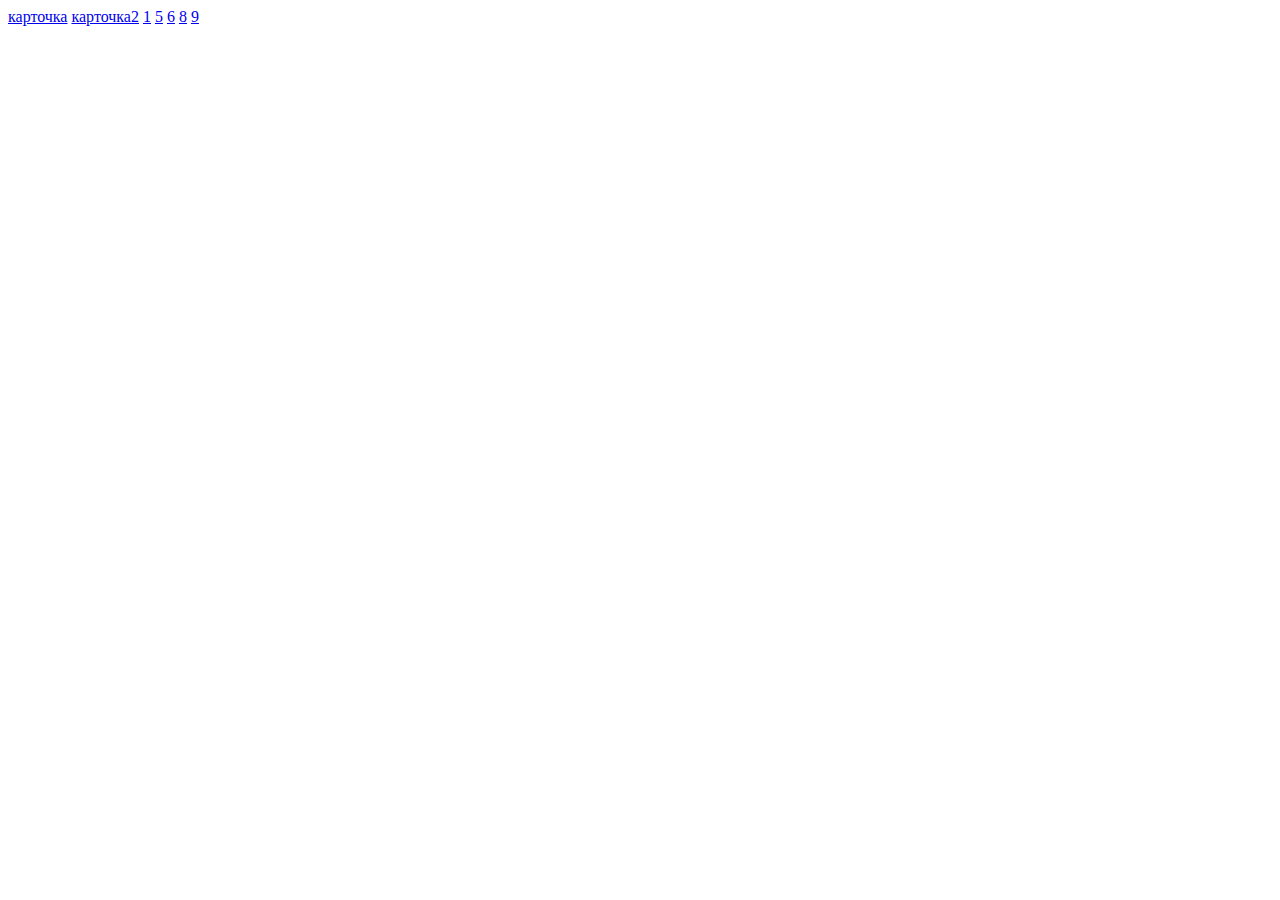
<file: index.html>
<!DOCTYPE html>
<html lang="en">
<head>
    <meta charset="UTF-8">
    <meta name="viewport" content="width=device-width, initial-scale=1.0">
    <title>Document</title>
</head>
<body>
    <a href="карточка/index.html">карточка</a>
    <a href="карточка2/">карточка2</a>
    <a href="ЛР1/ЛР1-3.html">1</a>
    <a href="ЛР5/index.html">5</a>
    <a href="ЛР6/index.html">6</a>
    <a href="ЛР8/index.html">8</a>
    <a href="ЛР9/index.html">9</a>
</body>
</html>
</file>
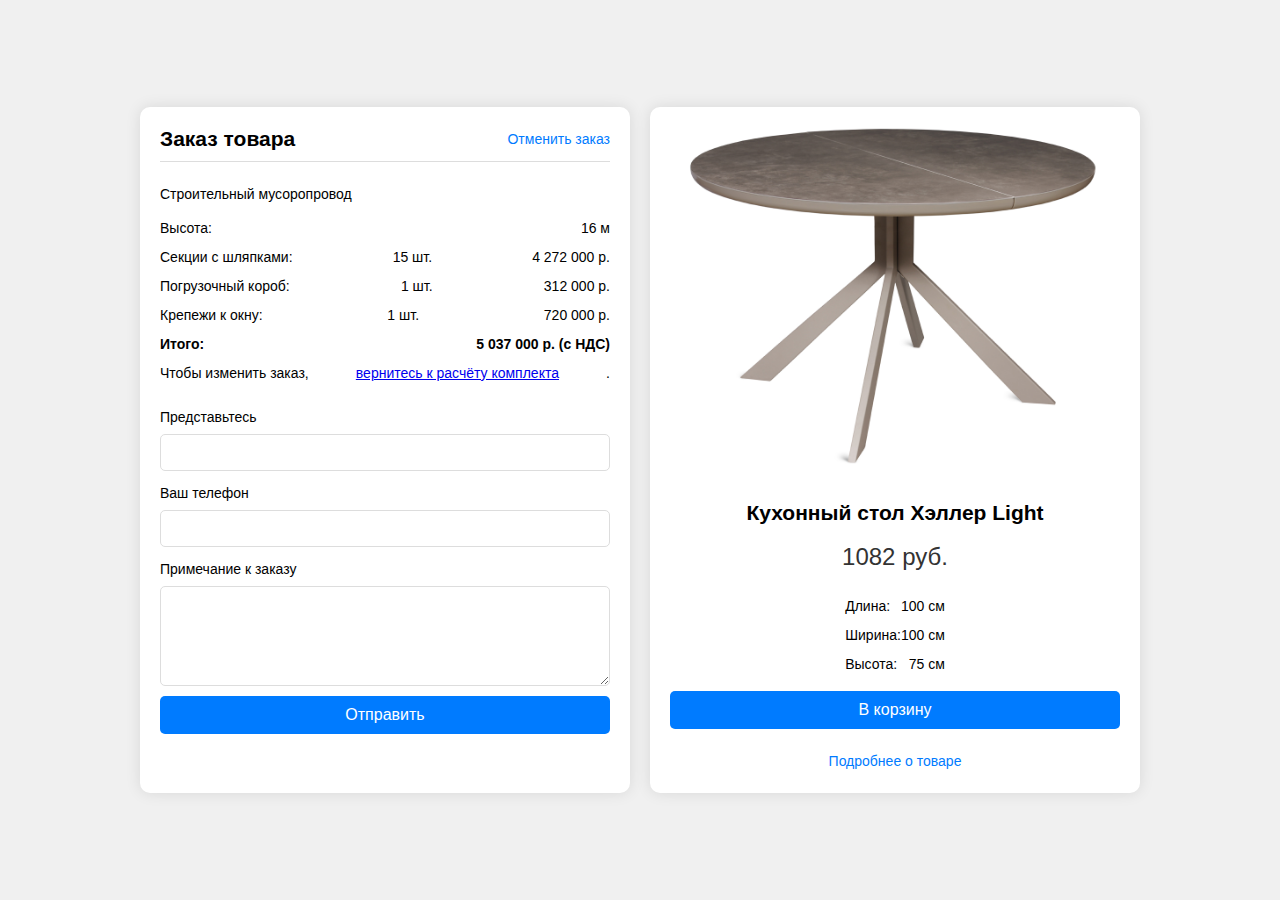
<file: index2.html>
<!DOCTYPE html>
<html lang="ru">
<head>
    <meta charset="UTF-8">
    <meta name="viewport" content="width=device-width, initial-scale=1.0">
    <title>Заказ товара и Кухонный стол</title>
    <link rel="stylesheet" href="style.css">
    <style>
        body {
            font-family: Arial, sans-serif;
            background-color: #f0f0f0;
            display: flex;
            justify-content: center;
            align-items: center;
            height: 100vh;
            margin: 0;
        }

        .container {
            display: flex;
            gap: 20px;
        }

        .order-form, .product-card {
            background-color: white;
            border-radius: 10px;
            box-shadow: 0 0 15px rgba(0, 0, 0, 0.1);
            padding: 20px;
            width: 450px;
        }

        .form-header {
            display: flex;
            justify-content: space-between;
            align-items: center;
            border-bottom: 1px solid #ddd;
            padding-bottom: 10px;
            margin-bottom: 20px;
        }

        .form-header h2 {
            margin: 0;
        }

        .form-header a {
            color: #007bff;
            text-decoration: none;
            font-size: 14px;
        }

        .form-header a:hover {
            text-decoration: underline;
        }

        .form-content p {
            margin: 10px 0;
        }

        .form-details {
            margin-bottom: 20px;
        }

        .form-details p {
            display: flex;
            justify-content: space-between;
            margin: 5px 0;
        }

        .form-details p.total {
            font-weight: bold;
        }

        .form-details p span {
            display: inline-block;
        }

        form {
            display: flex;
            flex-direction: column;
        }

        label {
            margin-bottom: 5px;
        }

        input, textarea, button {
            margin-bottom: 10px;
            padding: 10px;
            border: 1px solid #ddd;
            border-radius: 5px;
            width: 100%;
            box-sizing: border-box;
        }

        textarea {
            height: 100px;
        }

        button {
            background-color: #007bff;
            color: white;
            border: none;
            cursor: pointer;
            padding: 10px;
            border-radius: 5px;
            font-size: 16px;
        }

        button:hover {
            background-color: #0056b3;
        }

        .product-card {
            text-align: center;
        }

        .product-card img {
            max-width: 100%;
            border-radius: 10px;
            margin-bottom: 20px;
        }

        .product-info {
            display: flex;
            flex-direction: column;
            align-items: center;
        }

        .product-info h2 {
            margin: 10px 0;
        }

        .price {
            font-size: 24px;
            color: #333;
            margin: 10px 0;
        }

        .product-dimensions {
            margin: 10px 0;
        }

        .product-dimensions p {
            display: flex;
            justify-content: space-between;
            margin: 5px 0;
        }

        .more-info {
            margin-top: 10px;
            color: #007bff;
            text-decoration: none;
        }

        .more-info:hover {
            text-decoration: underline;
        }

        .error {
            border: 2px solid red;
        }

        .error-message {
            color: red;
            font-size: 12px;
        }
    </style>
    <script>
        document.addEventListener("DOMContentLoaded", () => {
            const form = document.querySelector('form');
            const nameInput = document.getElementById('name');
            const phoneInput = document.getElementById('phone');
            const commentTextarea = document.getElementById('comment');

            form.addEventListener('submit', (event) => {
                event.preventDefault();
                let isValid = true;
                
                // Clear previous errors
                document.querySelectorAll('.error-message').forEach(e => e.remove());
                nameInput.classList.remove('error');
                phoneInput.classList.remove('error');
                commentTextarea.classList.remove('error');

                // Name validation
                if (!nameInput.value.trim()) {
                    isValid = false;
                    showError(nameInput, 'Это поле обязательно для заполнения.');
                } else if (nameInput.value.length > 50) {
                    isValid = false;
                    showError(nameInput, 'Имя не должно превышать 50 символов.');
                }

                // Phone validation
                const phonePattern = /^\+?[0-9\s\-]+$/;
                if (!phoneInput.value.trim()) {
                    isValid = false;
                    showError(phoneInput, 'Это поле обязательно для заполнения.');
                } else if (!phonePattern.test(phoneInput.value)) {
                    isValid = false;
                    showError(phoneInput, 'Введите корректный номер телефона.');
                } else if (phoneInput.value.length > 15) {
                    isValid = false;
                    showError(phoneInput, 'Номер телефона не должен превышать 15 символов.');
                }

                // Comment validation
                if (commentTextarea.value.length > 200) {
                    isValid = false;
                    showError(commentTextarea, 'Комментарий не должен превышать 200 символов.');
                }

                if (isValid) {
                    alert('Форма успешно отправлена!');
                    form.submit();
                }
            });

            function showError(input, message) {
                const error = document.createElement('div');
                error.className = 'error-message';
                error.textContent = message;
                input.classList.add('error');
                input.insertAdjacentElement('afterend', error);
            }
        });
    </script>
</head>
<body>
    <div class="container">
        <div class="order-form">
            <div class="form-header">
                <h2>Заказ товара</h2>
                <a href="#">Отменить заказ</a>
            </div>
            <div class="form-content">
                <p>Строительный мусоропровод</p>
                <div class="form-details">
                    <p><span>Высота:</span> <span>16 м</span></p>
                    <p><span>Секции с шляпками:</span> <span>15 шт.</span> <span>4 272 000 р.</span></p>
                    <p><span>Погрузочный короб:</span> <span>1 шт.</span> <span>312 000 р.</span></p>
                    <p><span>Крепежи к окну:</span> <span>1 шт.</span> <span>720 000 р.</span></p>
                    <p class="total"><span>Итого:</span> <span>5 037 000 р. (с НДС)</span></p>
                    <p>Чтобы изменить заказ, <a href="#">вернитесь к расчёту комплекта</a>.</p>
                </div>
                <form>
                    <label for="name">Представьтесь</label>
                    <input type="text" id="name" name="name">
                    <label for="phone">Ваш телефон</label>
                    <input type="tel" id="phone" name="phone">
                    <label for="comment">Примечание к заказу</label>
                    <textarea id="comment" name="comment"></textarea>
                    <button type="submit">Отправить</button>
                </form>
            </div>
        </div>

        <div class="product-card">
            <img src="photo.jpg" alt="Кухонный стол Хэллер Light">
            <div class="product-info">
                <h2>Кухонный стол Хэллер Light</h2>
                <p class="price">1082 руб.</p>
                <div class="product-dimensions">
                    <p><span>Длина:</span> <span>100 см</span></p>
                    <p><span>Ширина:</span> <span>100 см</span></p>
                    <p><span>Высота:</span> <span>75 см</span></p>
                </div>
                <button type="button">В корзину</button>
                <a href="#" class="more-info">Подробнее о товаре</a>
            </div>
        </div>
    </div>
</body>
</html>
</file>
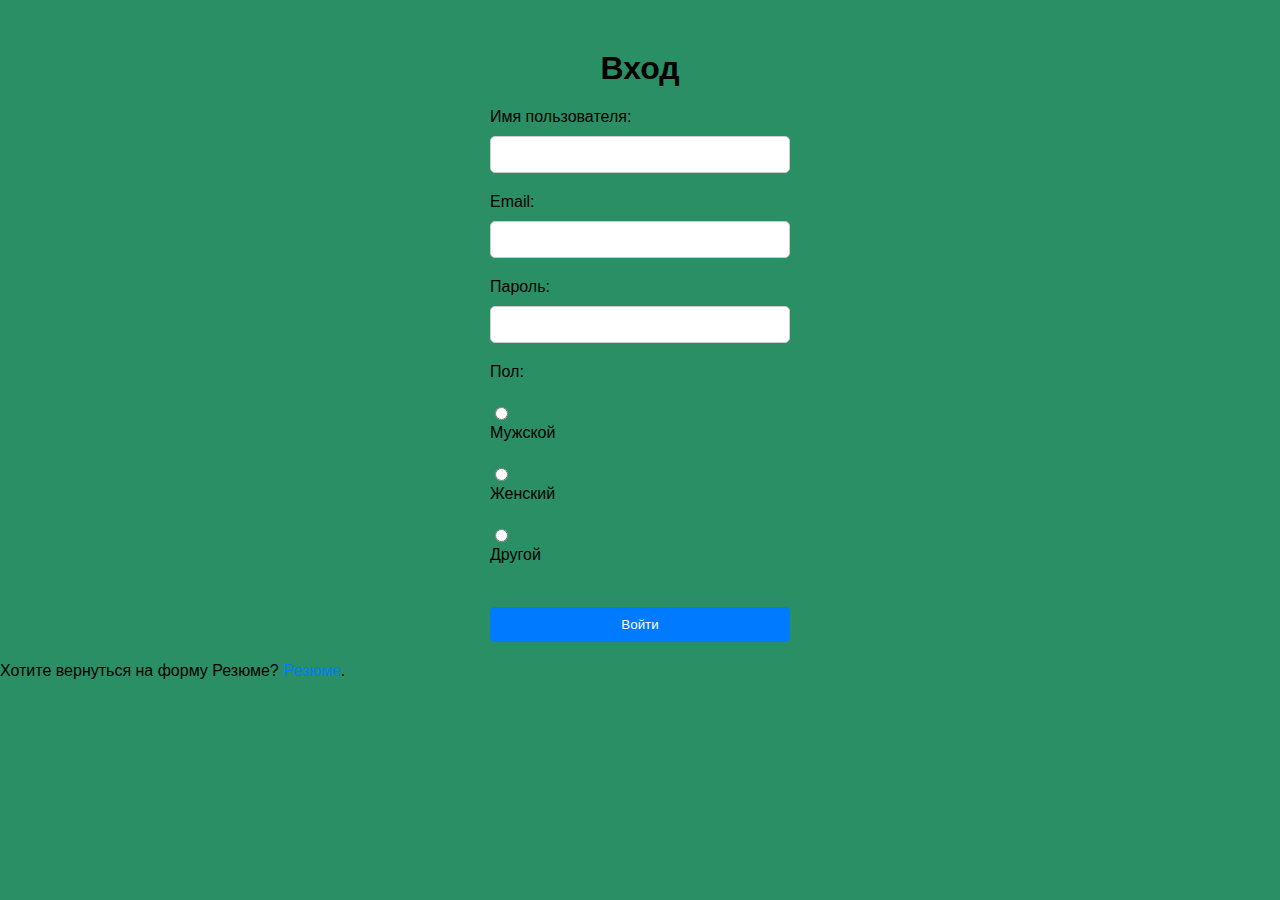
<file: Вход.html>
<!DOCTYPE html>
<html lang="en">
<head>
    <meta charset="UTF-8">
    <meta name="viewport" content="width=device-width, initial-scale=1.0">
    <link rel="stylesheet" href="Вход_css.css">
    <title>Страница входа</title>
</head>
<body>

    <h1>Вход</h1>
    
    <!-- Строка для ввода имени пользователя -->
    <div class="input-container">
        <label for="username">Имя пользователя:</label>
        <input type="text" id="username" name="username">
    </div>

    <!-- Строка для ввода Email -->
    <div class="input-container">
        <label for="email">Email:</label>
        <input type="email" id="email" name="email">
    </div>

    <!-- Строка для ввода пароля -->
    <div class="input-container">
        <label for="password">Пароль:</label>
        <input type="password" id="password" name="password">
    </div>

    <!-- Выбор пола -->
    <div class="input-container">
        <label>Пол:</label><br>
        <input type="radio" id="male" name="gender" value="male">
        <label for="male">Мужской</label><br>
        <input type="radio" id="female" name="gender" value="female">
        <label for="female">Женский</label><br>
        <input type="radio" id="other" name="gender" value="other">
        <label for="other">Другой</label><br>
    </div>

    <!-- Кнопка для входа -->
    <button>Войти</button>

    <!-- Ссылка для возврата к форме Резюме -->
    <p>Хотите вернуться на форму Резюме? <a href="ЛР1-3.html"> Резюме</a>.</p>

</body>
</html>
</file>
<file: style.css>
body {
    margin: 0;
    padding: 0;
    font-family: "Rubik", sans-serif;
    font-size: 14px;
    line-height: 24px;
    font-weight: 500;
    background-color: antiquewhite;
}

.flex-container {
    display: flex;
    flex-wrap: wrap;
    justify-content: flex-start;
    align-content: flex-start;
    height: 100vh;
    padding: 10px;
    gap: 10px;
}

.item {
    border: 1px solid black; /* Border for visibility */
    display: flex;
    justify-content: center;
    align-items: center;
    font-size: 1.5em;
}

.item-1 { flex: 0 0 calc(100% - 20px); height: calc(16.66% - 10px); }
.item-2 { flex: 0 0 calc(16.66% - 10px); height: calc(66.66% - 10px); }
.item-3 { flex: 0 0 calc(16.66% - 10px); height: calc(66.66% - 10px); }
.item-4 { flex: 0 0 calc(33.33% - 10px); height: calc(33.33% - 10px); }
.item-5 { flex: 0 0 calc(33.33% - 10px); height: calc(33.33% - 10px); }
.item-6 { flex: 0 0 calc(16.66% - 10px); height: calc(33.33% - 10px); }
.item-7 { flex: 0 0 calc(16.66% - 10px); height: calc(33.33% - 10px); }
.item-8 { flex: 0 0 calc(16.66% - 10px); height: calc(33.33% - 10px); }
.item-9 { flex: 0 0 calc(16.66% - 10px); height: calc(33.33% - 10px); }
.item-10 { flex: 0 0 calc(33.33% - 10px); height: calc(16.66% - 10px); }
.item-11 { flex: 0 0 calc(16.66% - 10px); height: calc(16.66% - 10px); }
.item-12 { flex: 0 0 calc(16.66% - 10px); height: calc(16.66% - 10px); }
.item-13 { flex: 0 0 calc(100% - 20px); height: calc(16.66% - 10px); }

/* Media Queries */

/* Small devices (600px and below) */
@media (max-width: 600px) {
    .flex-container {
        flex-direction: column;
        height: auto;
    }

    .item-1, .item-2, .item-3, .item-4, .item-5, .item-6, .item-7, 
    .item-8, .item-9, .item-10, .item-11, .item-12, .item-13 {
        flex: 0 0 auto;
        height: auto;
    }
}

/* Medium devices (600px to 900px) */
@media (min-width: 601px) and (max-width: 900px) {
    .flex-container {
        flex-wrap: wrap;
        height: auto;
    }

    .item-1 { flex: 0 0 100%; height: auto; }
    .item-2 { flex: 0 0 25%; height: auto; }
    .item-3 { flex: 0 0 25%; height: auto; }
    .item-4 { flex: 0 0 50%; height: auto; }
    .item-5 { flex: 0 0 50%; height: auto; }
    .item-6 { flex: 0 0 25%; height: auto; }
    .item-7 { flex: 0 0 25%; height: auto; }
    .item-8 { flex: 0 0 25%; height: auto; }
    .item-9 { flex: 0 0 25%; height: auto; }
    .item-10 { flex: 0 0 50%; height: auto; }
    .item-11 { flex: 0 0 25%; height: auto; }
    .item-12 { flex: 0 0 25%; height: auto; }
    .item-13 { flex: 0 0 100%; height: auto; }
}
</file>
<file: Вход_css.css>
/* Общие стили для страницы */
@import "back_css.css";

/* Стили для заголовка */
h1 {
    text-align: center;
    margin-top: 50px;
}

/* Стили для контейнеров ввода */
.input-container {
    margin: 20px auto;
    width: 300px;
}

/* Стили для меток */
label {
    display: block;
    margin-bottom: 5px;
}

/* Стили для текстовых полей */
input[type="text"],
input[type="email"],
input[type="password"] {
    width: 100%;
    padding: 10px;
    border: 1px solid #ccc;
    border-radius: 5px;
    box-sizing: border-box;
    margin-top: 5px;
}

/* Стили для радио кнопок */
input[type="radio"] {
    margin-right: 5px;
}

/* Стили для кнопки */
button {
    display: block;
    width: 300px;
    margin: 20px auto;
    padding: 10px;
    background-color: #007bff;
    color: #fff;
    border: none;
    border-radius: 5px;
    cursor: pointer;
    transition: background-color 0.3s;
}

button:hover {
    background-color: #0056b3;
}

/* Стили для ссылки */
p a {
    color: #007bff;
    text-decoration: none;
}

p a:hover {
    text-decoration: underline;
}
</file>
